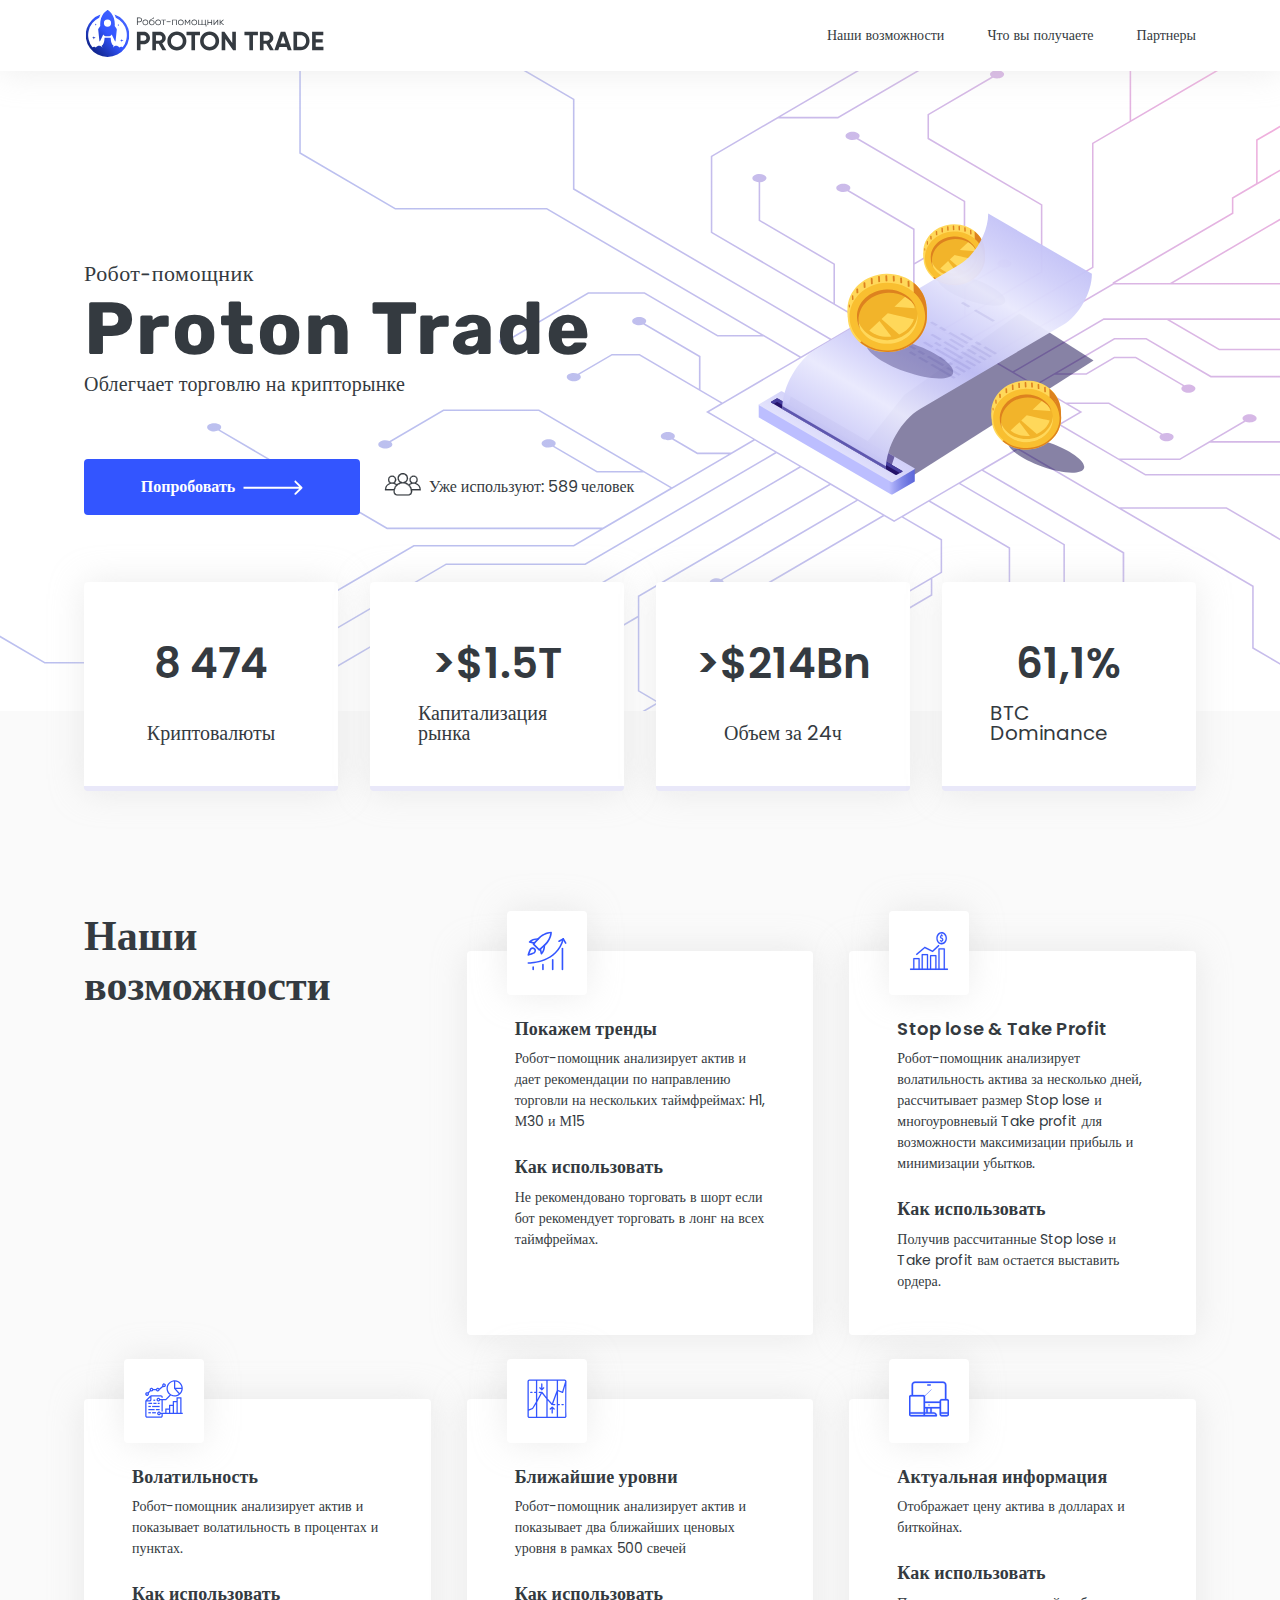
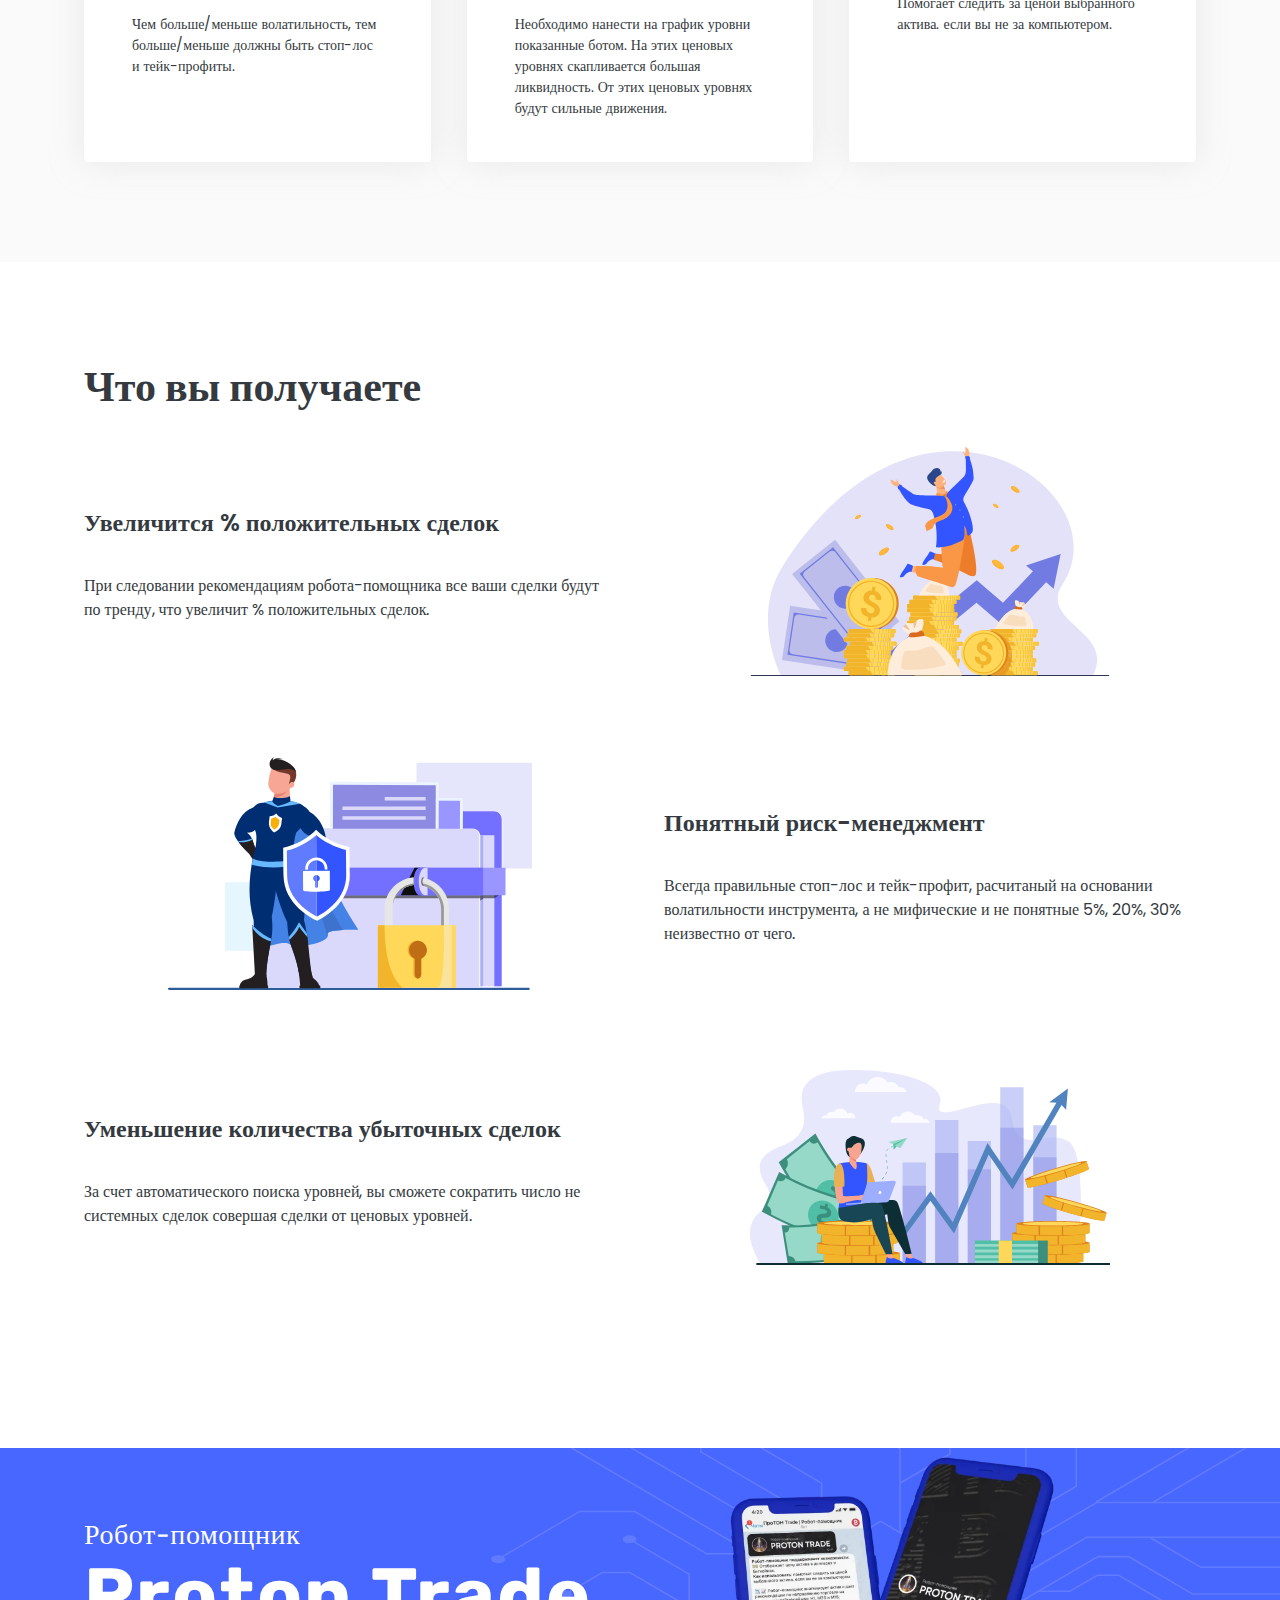
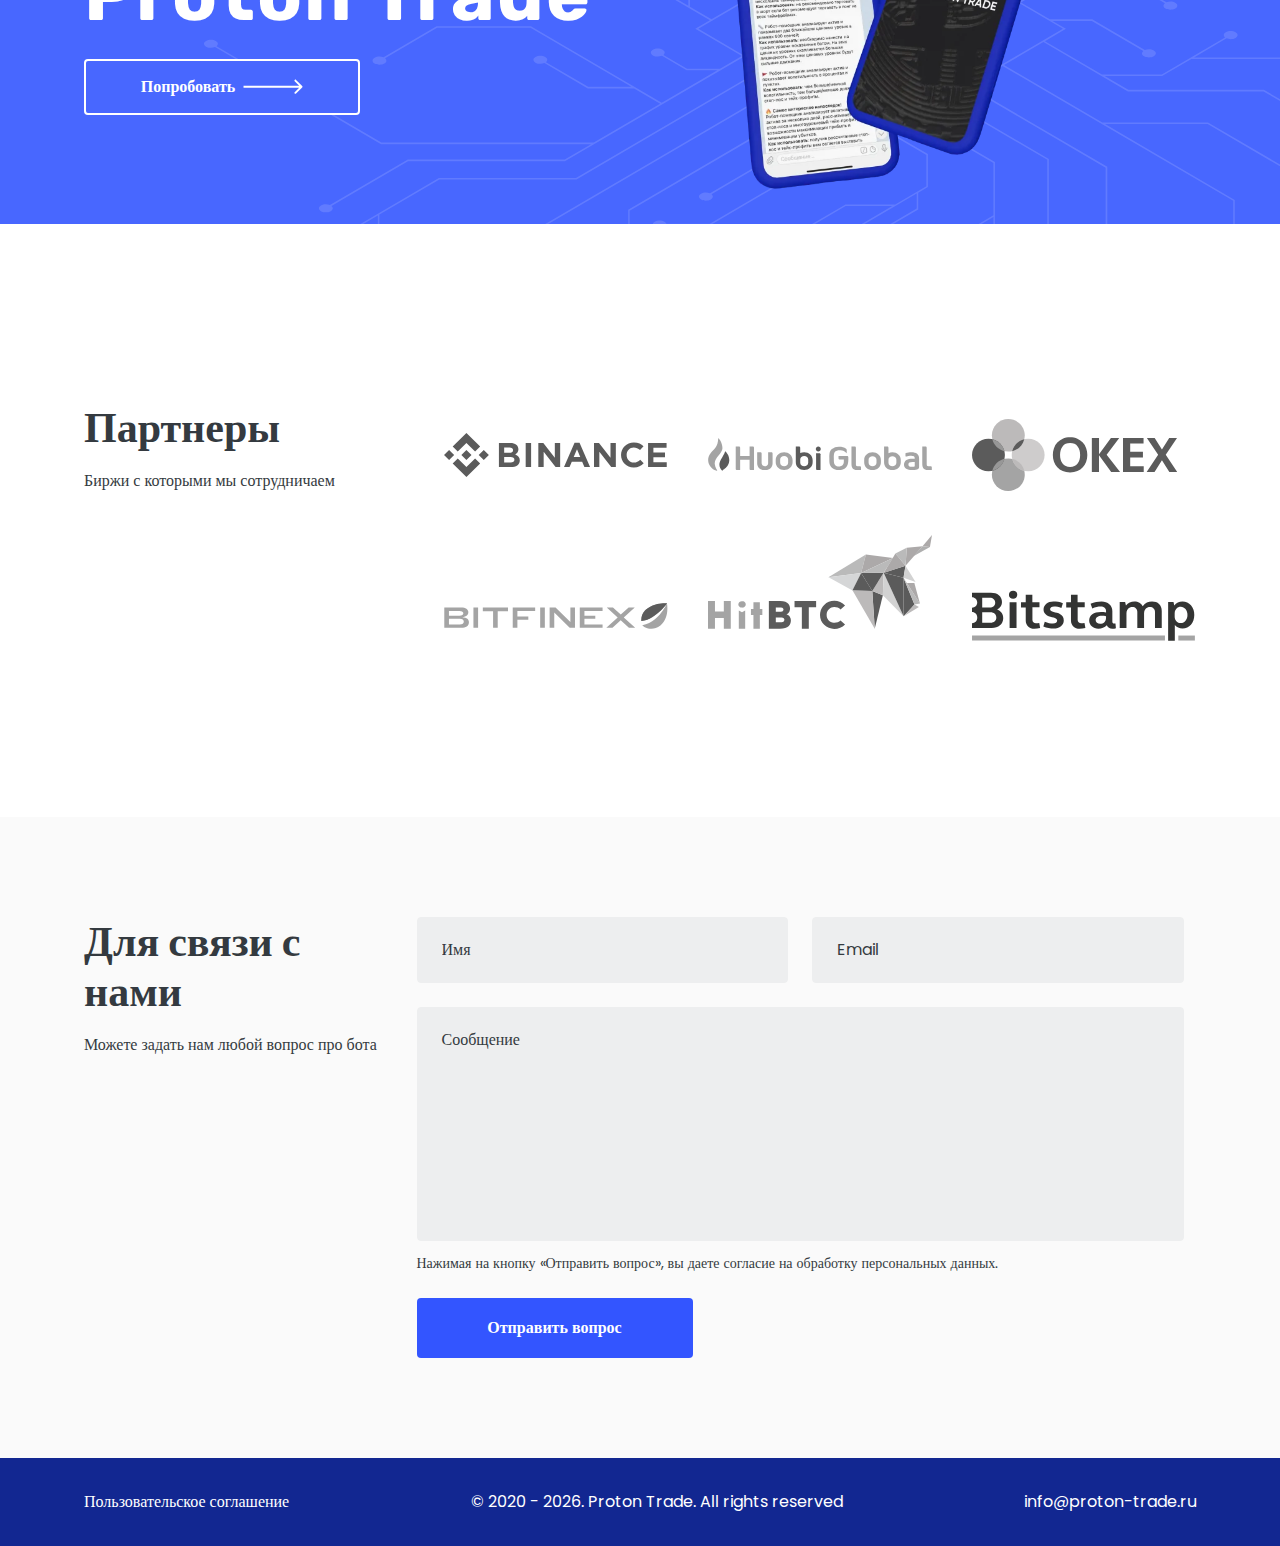
<file: index.html>
<!DOCTYPE html>
<html lang="ru">

<head>
    <meta charset="UTF-8">
    <meta http-equiv="X-UA-Compatible" content="IE=edge">
    <meta name="viewport" content="width=device-width, initial-scale=1.0">
    <meta name="description" content="Робот-помощник Proton Trade облегчает торговлю на крипторынке">
    <title>Робот-помощник Proton Trade</title>
    <link rel="stylesheet" href="css/style.css">
    <link rel="stylesheet" href="fonts/poppins/poppins.css">
    <link rel="stylesheet" href="fonts/rubik/rubik.css">
</head>

<body>
    <header class="header">
        <a href="/" class="header--logo logo">
            <picture class="logo--icon">
                <source media="(max-width: 464px)" srcset="img/logo_icon.svg">
                <source media="(min-width: 465px) and (max-width: 767px)" srcset="img/logo_icon.svg">
                <source media="(min-width: 768px) and (max-width: 991px)" srcset="img/logo_icon.svg">
                <source media="(min-width: 992px) and (max-width: 1199px)" srcset="img/logo_icon.svg">
                <source media="(min-width: 1200px) and (max-width: 1439px)" srcset="img/logo_icon.svg">
                <source media="(min-width: 1440px) and (max-width: 1919px)" srcset="img/logo_icon.svg">
                <img src="img/logo_icon.svg" width="47" height="47" alt="logo icon">
            </picture>
            <picture class="logo--text">
                <source media="(max-width: 464px)" srcset="img/logo.svg">
                <source media="(min-width: 465px) and (max-width: 767px)" srcset="img/logo.svg">
                <source media="(min-width: 768px) and (max-width: 991px)" srcset="img/logo.svg">
                <source media="(min-width: 992px) and (max-width: 1199px)" srcset="img/logo.svg">
                <source media="(min-width: 1200px) and (max-width: 1439px)" srcset="img/logo.svg">
                <source media="(min-width: 1440px) and (max-width: 1919px)" srcset="img/logo.svg">
                <img src="img/logo.svg" width="192" height="34" alt="Proton Trade">
            </picture>
        </a>
        <button class="nav__menu" id="btn_menu" aria-label="Menu">
            <svg width="34" height="26" viewBox="0 0 34 26" fill="none" xmlns="http://www.w3.org/2000/svg">
                <path
                    d="M32.5833 14.6693H1.41667C0.634664 14.6693 0 13.9226 0 13.0026C0 12.0826 0.634664 11.3359 1.41667 11.3359H32.5833C33.3653 11.3359 34 12.0826 34 13.0026C34 13.9226 33.3653 14.6693 32.5833 14.6693Z"
                    fill="black" />
                <path
                    d="M32.5833 3.33333H1.41667C0.634664 3.33333 0 2.58667 0 1.66667C0 0.746664 0.634664 0 1.41667 0H32.5833C33.3653 0 34 0.746664 34 1.66667C34 2.58667 33.3653 3.33333 32.5833 3.33333Z"
                    fill="black" />
                <path
                    d="M32.5833 26.0013H1.41667C0.634664 26.0013 0 25.2546 0 24.3346C0 23.4146 0.634664 22.668 1.41667 22.668H32.5833C33.3653 22.668 34 23.4146 34 24.3346C34 25.2546 33.3653 26.0013 32.5833 26.0013Z"
                    fill="black" />
            </svg>
        </button>
        <nav class="header--nav nav nav--desktop">
            <ul class="nav__list">
                <li class="nav__item">
                    <a href="#possibilities" class="nav__link">Наши возможности</a>
                </li>
                <li class="nav__item">
                    <a href="#get" class="nav__link">Что вы получаете</a>
                </li>
                <li class="nav__item">
                    <a href="#partners" class="nav__link">Партнеры</a>
                </li>
            </ul>
        </nav>
        <nav class="header--nav nav nav--mobile hide">
            <button class="nav__close" id="btn_close">
                <svg width="26" height="26" viewBox="0 0 26 26" fill="none" xmlns="http://www.w3.org/2000/svg">
                    <g clip-path="url(#clip0_239_2463)">
                        <path
                            d="M14.4363 13L25.7025 1.73378C26.0992 1.33718 26.0992 0.69409 25.7025 0.297489C25.3059 -0.0991629 24.6628 -0.0991629 24.2662 0.297489L13 11.5637L1.73379 0.297489C1.33713 -0.0991629 0.694091 -0.0991629 0.297489 0.297489C-0.0991631 0.69409 -0.0991631 1.33718 0.297489 1.73378L11.5637 13L0.297489 24.2662C-0.0991631 24.6628 -0.0991631 25.3059 0.297489 25.7025C0.694091 26.0991 1.33713 26.0991 1.73379 25.7025L13 14.4363L24.2662 25.7025C24.6628 26.0991 25.3059 26.0991 25.7025 25.7025C26.0992 25.3058 26.0992 24.6628 25.7025 24.2662L14.4363 13Z"
                            fill="black" />
                    </g>
                    <defs>
                        <clipPath id="clip0_239_2463">
                            <rect width="26" height="26" fill="white" />
                        </clipPath>
                    </defs>
                </svg>
            </button>
            <ul class="nav__list">
                <li class="nav__item">
                    <a href="#possibilities" class="nav__link">Наши возможности</a>
                </li>
                <li class="nav__item">
                    <a href="#get" class="nav__link">Что вы получаете</a>
                </li>
                <li class="nav__item">
                    <a href="#partners" class="nav__link">Партнеры</a>
                </li>
            </ul>
        </nav>
    </header>
    <main>
        <section class="promo">
            <div class="promo__info">
                <span class="promo__info--pretitle">Робот-помощник</span>
                <h1 class="promo__info--title">Proton Trade</h1>
                <p class="promo__info--desc">Облегчает торговлю на крипторынке</p>
                <div class="promo__info--btn-block">
                    <a href="#form" class="btn btn--primary">Попробовать <svg width="62" height="16" viewBox="0 0 62 16"
                            fill="none" xmlns="http://www.w3.org/2000/svg">
                            <path
                                d="M61.2071 8.70711C61.5976 8.31658 61.5976 7.68342 61.2071 7.29289L54.8431 0.928932C54.4526 0.538408 53.8195 0.538408 53.4289 0.928932C53.0384 1.31946 53.0384 1.95262 53.4289 2.34315L59.0858 8L53.4289 13.6569C53.0384 14.0474 53.0384 14.6805 53.4289 15.0711C53.8195 15.4616 54.4526 15.4616 54.8431 15.0711L61.2071 8.70711ZM0.5 9H60.5V7H0.5V9Z"
                                fill="white" />
                        </svg>
                    </a>
                    <p class="promo__info--count">
                        <picture>
                            <source media="(max-width: 464px)" srcset="img/users.svg">
                            <source media="(min-width: 465px) and (max-width: 767px)" srcset="img/users.svg">
                            <source media="(min-width: 768px) and (max-width: 991px)" srcset="img/users.svg">
                            <source media="(min-width: 992px) and (max-width: 1199px)" srcset="img/users.svg">
                            <source media="(min-width: 1200px) and (max-width: 1439px)" srcset="img/users.svg">
                            <source media="(min-width: 1440px) and (max-width: 1919px)" srcset="img/users.svg">
                            <img src="img/users.svg" width="37" height="24" alt="users icon">
                        </picture>
                        Уже используют: 589 человек
                    </p>
                </div>
            </div>
            <ul class="promo__list">
                <li class="promo__item">
                    <span>8 474</span> Криптовалюты
                </li>
                <li class="promo__item">
                    <span>>$1.5T</span> Капитализация рынка
                </li>
                <li class="promo__item">
                    <span>>$214Bn</span> Объем за 24ч
                </li>
                <li class="promo__item">
                    <span>61,1%</span> BTC Dominance
                </li>
            </ul>
        </section>
        <section class="possibility" id="possibilities">
            <ul class="possibility__list">
                <li class="possibility__item">
                    <h2 class="possibility__title">Наши возможности</h2>
                </li>
                <li class="possibility__item">
                    <picture>
                        <source media="(max-width: 464px)" srcset="img/icon_1.svg">
                        <source media="(min-width: 465px) and (max-width: 767px)" srcset="img/icon_1.svg">
                        <source media="(min-width: 768px) and (max-width: 991px)" srcset="img/icon_1.svg">
                        <source media="(min-width: 992px) and (max-width: 1199px)" srcset="img/icon_1.svg">
                        <source media="(min-width: 1200px) and (max-width: 1439px)" srcset="img/icon_1.svg">
                        <source media="(min-width: 1440px) and (max-width: 1919px)" srcset="img/icon_1.svg">
                        <img src="img/icon_1.svg" width="40" height="40" alt="Покажем тренды">
                    </picture>
                    <h3 class="possibility__subtitle">Покажем тренды</h3>
                    <p class="possibility__desc">Робот-помощник анализирует актив и дает рекомендации по направлению
                        торговли на нескольких таймфреймах: H1, М30 и М15</p>
                    <h4 class="possibility__subtitle">Как использовать</h4>
                    <p class="possibility__desc">Не рекомендовано торговать в шорт если бот рекомендует торговать в лонг
                        на всех таймфреймах.</p>
                </li>
                <li class="possibility__item">
                    <picture>
                        <source media="(max-width: 464px)" srcset="img/icon_2.svg">
                        <source media="(min-width: 465px) and (max-width: 767px)" srcset="img/icon_2.svg">
                        <source media="(min-width: 768px) and (max-width: 991px)" srcset="img/icon_2.svg">
                        <source media="(min-width: 992px) and (max-width: 1199px)" srcset="img/icon_2.svg">
                        <source media="(min-width: 1200px) and (max-width: 1439px)" srcset="img/icon_2.svg">
                        <source media="(min-width: 1440px) and (max-width: 1919px)" srcset="img/icon_2.svg">
                        <img src="img/icon_2.svg" width="40" height="40" alt="Stop lose & Take Profit">
                    </picture>
                    <h3 class="possibility__subtitle">Stop lose & Take Profit</h3>
                    <p class="possibility__desc">Робот-помощник анализирует волатильность актива за несколько дней,
                        рассчитывает размер Stop lose и многоуровневый Take profit для возможности максимизации прибыль
                        и минимизации убытков.</p>
                    <h4 class="possibility__subtitle">Как использовать</h4>
                    <p class="possibility__desc">Получив рассчитанные Stop lose и Take profit вам остается выставить
                        ордера.</p>
                </li>
                <li class="possibility__item">
                    <picture>
                        <source media="(max-width: 464px)" srcset="img/icon_3.svg">
                        <source media="(min-width: 465px) and (max-width: 767px)" srcset="img/icon_3.svg">
                        <source media="(min-width: 768px) and (max-width: 991px)" srcset="img/icon_3.svg">
                        <source media="(min-width: 992px) and (max-width: 1199px)" srcset="img/icon_3.svg">
                        <source media="(min-width: 1200px) and (max-width: 1439px)" srcset="img/icon_3.svg">
                        <source media="(min-width: 1440px) and (max-width: 1919px)" srcset="img/icon_3.svg">
                        <img src="img/icon_3.svg" width="40" height="40" alt="Волатильность">
                    </picture>
                    <h3 class="possibility__subtitle">Волатильность</h3>
                    <p class="possibility__desc">Робот-помощник анализирует актив и показывает волатильность в процентах
                        и пунктах.</p>
                    <h4 class="possibility__subtitle">Как использовать</h4>
                    <p class="possibility__desc">Чем больше/меньше волатильность, тем больше/меньше должны быть стоп-лос
                        и тейк-профиты.</p>
                </li>
                <li class="possibility__item">
                    <picture>
                        <source media="(max-width: 464px)" srcset="img/icon_4.svg">
                        <source media="(min-width: 465px) and (max-width: 767px)" srcset="img/icon_4.svg">
                        <source media="(min-width: 768px) and (max-width: 991px)" srcset="img/icon_4.svg">
                        <source media="(min-width: 992px) and (max-width: 1199px)" srcset="img/icon_4.svg">
                        <source media="(min-width: 1200px) and (max-width: 1439px)" srcset="img/icon_4.svg">
                        <source media="(min-width: 1440px) and (max-width: 1919px)" srcset="img/icon_4.svg">
                        <img src="img/icon_4.svg" width="40" height="40" alt="Ближайшие уровни">
                    </picture>
                    <h3 class="possibility__subtitle">Ближайшие уровни</h3>
                    <p class="possibility__desc">Робот-помощник анализирует актив и показывает два ближайших ценовых
                        уровня в рамках 500 свечей</p>
                    <h4 class="possibility__subtitle">Как использовать</h4>
                    <p class="possibility__desc">Необходимо нанести на график уровни показанные ботом. На этих ценовых
                        уровнях скапливается большая ликвидность. От этих ценовых уровнях будут сильные движения.</p>
                </li>
                <li class="possibility__item">
                    <picture>
                        <source media="(max-width: 464px)" srcset="img/icon_5.svg">
                        <source media="(min-width: 465px) and (max-width: 767px)" srcset="img/icon_5.svg">
                        <source media="(min-width: 768px) and (max-width: 991px)" srcset="img/icon_5.svg">
                        <source media="(min-width: 992px) and (max-width: 1199px)" srcset="img/icon_5.svg">
                        <source media="(min-width: 1200px) and (max-width: 1439px)" srcset="img/icon_5.svg">
                        <source media="(min-width: 1440px) and (max-width: 1919px)" srcset="img/icon_5.svg">
                        <img src="img/icon_5.svg" width="40" height="40" alt="Актуальная информация">
                    </picture>
                    <h3 class="possibility__subtitle">Актуальная информация</h3>
                    <p class="possibility__desc">Отображает цену актива в долларах и биткойнах.</p>
                    <h4 class="possibility__subtitle">Как использовать</h4>
                    <p class="possibility__desc">Помогает следить за ценой выбранного актива. если вы не за компьютером.
                    </p>
                </li>
            </ul>
        </section>
        <section class="get" id="get">
            <h2 class="get__title">Что вы получаете</h2>
            <ul class="get__list">
                <li class="get__item">
                    <div class="get__item--left">
                        <h3 class="get__item--title">Увеличится % положительных сделок</h3>
                        <p class="get__item--desc">При следовании рекомендациям робота-помощника все ваши сделки будут
                            по
                            тренду, что увеличит % положительных сделок.</p>
                    </div>
                    <div class="get__item--right">
                        <picture>
                            <source media="(max-width: 464px)" srcset="img/img_1.svg">
                            <source media="(min-width: 465px) and (max-width: 767px)" srcset="img/img_1.svg">
                            <source media="(min-width: 768px) and (max-width: 991px)" srcset="img/img_1.svg">
                            <source media="(min-width: 992px) and (max-width: 1199px)" srcset="img/img_1.svg">
                            <source media="(min-width: 1200px) and (max-width: 1439px)" srcset="img/img_1.svg">
                            <source media="(min-width: 1440px) and (max-width: 1919px)" srcset="img/img_1.svg">
                            <img src="img/img_1.svg" width="360" height="230" alt="Увеличится % положительных сделок">
                        </picture>
                    </div>
                </li>
                <li class="get__item">
                    <div class="get__item--left">
                        <h3 class="get__item--title">Понятный риск-менеджмент</h3>
                        <p class="get__item--desc">Всегда правильные стоп-лос и тейк-профит, расчитаный на основании
                            волатильности инструмента, а не мифические и не понятные 5%, 20%, 30% неизвестно от чего.
                        </p>
                    </div>
                    <div class="get__item--right">
                        <picture>
                            <source media="(max-width: 464px)" srcset="img/img_2.svg">
                            <source media="(min-width: 465px) and (max-width: 767px)" srcset="img/img_2.svg">
                            <source media="(min-width: 768px) and (max-width: 991px)" srcset="img/img_2.svg">
                            <source media="(min-width: 992px) and (max-width: 1199px)" srcset="img/img_2.svg">
                            <source media="(min-width: 1200px) and (max-width: 1439px)" srcset="img/img_2.svg">
                            <source media="(min-width: 1440px) and (max-width: 1919px)" srcset="img/img_2.svg">
                            <img src="img/img_2.svg" width="364" height="233" alt="Понятный риск-менеджмент">
                        </picture>
                    </div>
                </li>
                <li class="get__item">
                    <div class="get__item--left">
                        <h3 class="get__item--title">Уменьшение количества убыточных сделок</h3>
                        <p class="get__item--desc">За счет автоматического поиска уровней, вы сможете сократить число не
                            системных сделок совершая сделки от ценовых уровней.</p>
                    </div>
                    <div class="get__item--right">
                        <picture>
                            <source media="(max-width: 464px)" srcset="img/img_3.svg">
                            <source media="(min-width: 465px) and (max-width: 767px)" srcset="img/img_3.svg">
                            <source media="(min-width: 768px) and (max-width: 991px)" srcset="img/img_3.svg">
                            <source media="(min-width: 992px) and (max-width: 1199px)" srcset="img/img_3.svg">
                            <source media="(min-width: 1200px) and (max-width: 1439px)" srcset="img/img_3.svg">
                            <source media="(min-width: 1440px) and (max-width: 1919px)" srcset="img/img_3.svg">
                            <img src="img/img_3.svg" width="360" height="195"
                                alt="Уменьшение количества убыточных сделок">
                        </picture>
                    </div>
                </li>
            </ul>
        </section>
        <section class="lead">
            <div class="lead__block">
                <div class="lead__block--left">
                    <span class="lead__block--pretitle">Робот-помощник</span>
                    <h2 class="lead__block--title">Proton Trade</h2>
                    <a href="#form" class="btn btn--secondary">Попробовать <svg width="62" height="16"
                            viewBox="0 0 62 16" fill="none" xmlns="http://www.w3.org/2000/svg">
                            <path
                                d="M61.2071 8.70711C61.5976 8.31658 61.5976 7.68342 61.2071 7.29289L54.8431 0.928932C54.4526 0.538408 53.8195 0.538408 53.4289 0.928932C53.0384 1.31946 53.0384 1.95262 53.4289 2.34315L59.0858 8L53.4289 13.6569C53.0384 14.0474 53.0384 14.6805 53.4289 15.0711C53.8195 15.4616 54.4526 15.4616 54.8431 15.0711L61.2071 8.70711ZM0.5 9H60.5V7H0.5V9Z"
                                fill="white" />
                        </svg>
                    </a>
                    <picture>
                        <source media="(max-width: 464px)" srcset="img/img_4.webp">
                        <source media="(min-width: 465px) and (max-width: 767px)" srcset="img/img_4.webp">
                        <source media="(min-width: 768px) and (max-width: 991px)" srcset="img/img_4.webp">
                        <source media="(min-width: 992px) and (max-width: 1199px)" srcset="img/img_4.webp">
                        <source media="(min-width: 1200px) and (max-width: 1439px)" srcset="img/img_4.webp">
                        <source media="(min-width: 1440px) and (max-width: 1919px)" srcset="img/img_4.webp">
                        <img src="img/img_4.webp" alt="Робот-помощник">
                    </picture>
                </div>
                <div class="lead__block--right">
                    <picture>
                        <source media="(max-width: 464px)" srcset="img/img_4.webp">
                        <source media="(min-width: 465px) and (max-width: 767px)" srcset="img/img_4.webp">
                        <source media="(min-width: 768px) and (max-width: 991px)" srcset="img/img_4.webp">
                        <source media="(min-width: 992px) and (max-width: 1199px)" srcset="img/img_4.webp">
                        <source media="(min-width: 1200px) and (max-width: 1439px)" srcset="img/img_4.webp">
                        <source media="(min-width: 1440px) and (max-width: 1919px)" srcset="img/img_4.webp">
                        <img src="img/img_4.webp" alt="Робот-помощник">
                    </picture>
                </div>
            </div>
        </section>
        <section class="partners" id="partners">
            <div class="partners__left">
                <h2 class="partners__title">Партнеры</h2>
                <p class="partners__desc">Биржи с которыми мы сотрудничаем</p>
            </div>
            <div class="partners__right">
                <ul class="partners__list">
                    <li class="partners__item">
                        <picture>
                            <source media="(max-width: 464px)" srcset="img/binance.svg">
                            <source media="(min-width: 465px) and (max-width: 767px)" srcset="img/binance.svg">
                            <source media="(min-width: 768px) and (max-width: 991px)" srcset="img/binance.svg">
                            <source media="(min-width: 992px) and (max-width: 1199px)" srcset="img/binance.svg">
                            <source media="(min-width: 1200px) and (max-width: 1439px)" srcset="img/binance.svg">
                            <source media="(min-width: 1440px) and (max-width: 1919px)" srcset="img/binance.svg">
                            <img src="img/binance.svg" alt="binance">
                        </picture>
                    </li>
                    <li class="partners__item">
                        <picture>
                            <source media="(max-width: 464px)" srcset="img/huobi-global.svg">
                            <source media="(min-width: 465px) and (max-width: 767px)" srcset="img/huobi-global.svg">
                            <source media="(min-width: 768px) and (max-width: 991px)" srcset="img/huobi-global.svg">
                            <source media="(min-width: 992px) and (max-width: 1199px)" srcset="img/huobi-global.svg">
                            <source media="(min-width: 1200px) and (max-width: 1439px)" srcset="img/huobi-global.svg">
                            <source media="(min-width: 1440px) and (max-width: 1919px)" srcset="img/huobi-global.svg">
                            <img src="img/huobi-global.svg" alt="huobi-global">
                        </picture>
                    </li>
                    <li class="partners__item">
                        <picture>
                            <source media="(max-width: 464px)" srcset="img/okex.svg">
                            <source media="(min-width: 465px) and (max-width: 767px)" srcset="img/okex.svg">
                            <source media="(min-width: 768px) and (max-width: 991px)" srcset="img/okex.svg">
                            <source media="(min-width: 992px) and (max-width: 1199px)" srcset="img/okex.svg">
                            <source media="(min-width: 1200px) and (max-width: 1439px)" srcset="img/okex.svg">
                            <source media="(min-width: 1440px) and (max-width: 1919px)" srcset="img/okex.svg">
                            <img src="img/okex.svg" alt="okex">
                        </picture>
                    </li>
                    <li class="partners__item">
                        <picture>
                            <source media="(max-width: 464px)" srcset="img/bitfinex.svg">
                            <source media="(min-width: 465px) and (max-width: 767px)" srcset="img/bitfinex.svg">
                            <source media="(min-width: 768px) and (max-width: 991px)" srcset="img/bitfinex.svg">
                            <source media="(min-width: 992px) and (max-width: 1199px)" srcset="img/bitfinex.svg">
                            <source media="(min-width: 1200px) and (max-width: 1439px)" srcset="img/bitfinex.svg">
                            <source media="(min-width: 1440px) and (max-width: 1919px)" srcset="img/bitfinex.svg">
                            <img src="img/bitfinex.svg" alt="bitfinex">
                        </picture>
                    </li>
                    <li class="partners__item">
                        <picture>
                            <source media="(max-width: 464px)" srcset="img/hitbtc.svg">
                            <source media="(min-width: 465px) and (max-width: 767px)" srcset="img/hitbtc.svg">
                            <source media="(min-width: 768px) and (max-width: 991px)" srcset="img/hitbtc.svg">
                            <source media="(min-width: 992px) and (max-width: 1199px)" srcset="img/hitbtc.svg">
                            <source media="(min-width: 1200px) and (max-width: 1439px)" srcset="img/hitbtc.svg">
                            <source media="(min-width: 1440px) and (max-width: 1919px)" srcset="img/hitbtc.svg">
                            <img src="img/hitbtc.svg" alt="hitbtc">
                        </picture>
                    </li>
                    <li class="partners__item">
                        <picture>
                            <source media="(max-width: 464px)" srcset="img/bitstamp.svg">
                            <source media="(min-width: 465px) and (max-width: 767px)" srcset="img/bitstamp.svg">
                            <source media="(min-width: 768px) and (max-width: 991px)" srcset="img/bitstamp.svg">
                            <source media="(min-width: 992px) and (max-width: 1199px)" srcset="img/bitstamp.svg">
                            <source media="(min-width: 1200px) and (max-width: 1439px)" srcset="img/bitstamp.svg">
                            <source media="(min-width: 1440px) and (max-width: 1919px)" srcset="img/bitstamp.svg">
                            <img src="img/bitstamp.svg" alt="bitstamp">
                        </picture>
                    </li>
                </ul>
            </div>
        </section>
        <section class="contacts" id="form">
            <div class="contacts__left">
                <h2 class="contacts__title">Для связи с нами</h2>
                <p class="contacts__desc">Можете задать нам любой вопрос про бота</p>
            </div>
            <div class="contacts__right">
                <form action="#" method="post" class="contacts__form">
                    <div class="contacts__form--group">
                        <input type="text" name="name" id="name" placeholder="Имя">
                        <input type="email" name="email" id="email" placeholder="Email">
                    </div>
                    <textarea name="message" id="message" cols="100" rows="8" placeholder="Сообщение"></textarea>
                    <p class="contacts__form--desc">Нажимая на кнопку «Отправить вопрос», вы даете согласие на обработку
                        персональных данных.</p>
                    <button type="submit">Отправить вопрос</button>
                </form>
            </div>
        </section>
    </main>
    <footer class="footer">
        <ul class="footer__list">
            <li class="footer__item">
                <a class="footer__link" href="/">Пользовательское соглашение</a>
            </li>
            <li class="footer__item">
                <a class="footer__link" href="/">© 2020 -
                    <script>document.write(new Date().getFullYear());</script>. Proton Trade. All rights reserved
                </a>
            </li>
            <li class="footer__item">
                <a class="footer__link" href="/">info@proton-trade.ru</a>
            </li>
        </ul>
    </footer>
    <script src="js/script.js" async></script>
</body>

</html>
</file>
<file: css/style.css>
:root {
  --color-one: #3355ff;
  --color-two: #122791;
  --color-three: #4867ff;
  --color-four: #1631b6;
  --white: #ffffff;
  --light-color-one: #fafafa;
  --light-color-two: #edeeef;
  --middle-color-one: #808080;
  --middle-color-two: #b8b8b8;
  --dark-color: #343a40;
}

* {
  box-sizing: border-box;
}

body {
  margin: 0;
  padding: 0;
}

.hide {
  display: none;
}

.show {
  display: flex;
}

*::-webkit-scrollbar {
  width: 5px;
}

*::-webkit-scrollbar-track {
  background: var(--light-color-two) !important;
}

*::-webkit-scrollbar-thumb {
  background-color: var(--light-color-two);
  border-radius: 20px;
  border: 3px solid var(--middle-color-one);
}

html {
  scrollbar-width: thin;
  scrollbar-color: var(--middle-color-one) var(--light-color-two);
}

body {
  scrollbar-width: thin;
}

.btn {
  width: 276px;
  height: 56px;
  font-family: "Poppins";
  font-style: normal;
  font-weight: 600;
  font-size: 16px;
  line-height: 24px;
  color: var(--white);
  border: none;
  text-decoration: none;
}
.btn--primary {
  background: var(--color-one);
  border-radius: 4px;
  display: flex;
  align-items: center;
  justify-content: center;
  border: none;
}
.btn--primary svg {
  width: 60px;
  height: auto;
  margin-left: 8px;
}
.btn--primary:hover {
  background: var(--color-two);
}
.btn--secondary {
  background: var(--color-three);
  border: 2px solid var(--white);
  border-radius: 4px;
  display: flex;
  align-items: center;
  justify-content: center;
}
.btn--secondary svg {
  width: 60px;
  height: auto;
  margin-left: 8px;
}
.btn--secondary:hover {
  background: var(--color-four);
  border: 3px solid var(--white);
}

.header {
  width: 100%;
  display: flex;
  align-items: center;
  justify-content: space-between;
  box-sizing: border-box;
  position: relative;
  background-color: var(--white);
  box-shadow: 0px 0px 34px 0px rgba(208, 208, 208, 0.4);
  -webkit-box-shadow: 0px 0px 34px 0px rgba(208, 208, 208, 0.4);
  -moz-box-shadow: 0px 0px 34px 0px rgba(208, 208, 208, 0.4);
  z-index: 55;
}
@media (max-width: 991px) {
  .header {
    padding: 9px 12px;
  }
}
@media (min-width: 992px) and (max-width: 1439px) {
  .header {
    padding: 9px 84px;
  }
}
@media (min-width: 1440px) {
  .header {
    padding: 9px 132px;
  }
}
.header--logo {
  width: 247px;
  height: auto;
}
.header--nav {
  width: 409px;
}

.logo {
  display: flex;
  align-items: center;
  box-sizing: border-box;
  text-decoration: none;
}
.logo--icon {
  margin: 0;
  width: 42px;
  height: auto;
}
.logo--text {
  margin-left: 8px;
}

@media (max-width: 991px) {
  .nav--desktop {
    display: none;
  }
}
@media (min-width: 992px) {
  .nav--desktop {
    display: flex;
  }
}
@media (max-width: 991px) {
  .nav--mobile {
    position: fixed;
    top: 0;
    left: 0;
    right: 0;
    bottom: 0;
    width: 100vw;
    height: 100vh;
    background-color: var(--white);
    margin: 0;
  }
}
@media (min-width: 992px) {
  .nav--mobile {
    display: none;
  }
}
.nav__menu {
  width: 34px;
  height: auto;
  padding: 0;
  margin: 0;
  border: none;
  background-color: transparent;
}
.nav__menu svg {
  width: 100%;
}
@media (min-width: 992px) {
  .nav__menu {
    display: none;
  }
}
.nav__close {
  position: absolute;
  top: 13px;
  right: 13px;
  width: 26px;
  height: 26px;
  padding: 0;
  border: none;
  background: transparent;
  z-index: 55;
}
.nav__close:hover,
.nav__close :active {
  fill: var(--middle-color-one);
}
.nav__list {
  list-style: none;
}
@media (max-width: 991px) {
  .nav__list {
    display: flex;
    flex-direction: column;
    align-items: center;
    justify-content: center;
    width: 100%;
    height: 100%;
    padding: 0;
    margin: 0;
  }
}
@media (min-width: 992px) {
  .nav__list {
    width: 409px;
    display: flex;
    align-items: center;
    justify-content: space-between;
  }
}
@media (max-width: 991px) {
  .nav__item {
    margin-bottom: 40px;
  }
}
.nav__link {
  text-decoration: none;
  color: var(--dark-color);
}
.nav__link:hover,
.nav__link :active {
  color: var(--color-one);
}
@media (max-width: 991px) {
  .nav__link {
    font-family: "Poppins";
    font-style: normal;
    font-weight: 500;
    font-size: 32px;
    line-height: 48px;
  }
}
@media (min-width: 992px) {
  .nav__link {
    font-family: "Poppins";
    font-style: normal;
    font-weight: 400;
    font-size: 14px;
    line-height: 21px;
  }
}

.promo {
  position: relative;
  background: var(--white) url("../img/bg.svg") no-repeat center/cover;
}
@media (max-width: 767px) {
  .promo {
    background-position: 40% 0;
  }
}
@media (min-width: 768px) and (max-width: 991px) {
  .promo {
    background-position: 75% 0;
  }
}
@media (max-width: 767px) {
  .promo__info {
    padding: 73px 12px;
  }
}
@media (min-width: 768px) and (max-width: 1199px) {
  .promo__info {
    padding: 192px 12px;
  }
}
@media (min-width: 1200px) and (max-width: 1439px) {
  .promo__info {
    padding: 192px 84px;
  }
}
@media (min-width: 1440px) {
  .promo__info {
    padding: 246px 132px;
  }
}
.promo__info--pretitle {
  font-family: "Rubik";
  font-style: normal;
  font-weight: 300;
  font-size: 22px;
  line-height: 1;
  letter-spacing: 0.02em;
  color: var(--dark-color);
  margin-bottom: 10px;
}
@media (max-width: 767px) {
  .promo__info--pretitle {
    font-size: 18px;
  }
}
.promo__info--title {
  font-family: "Rubik";
  font-style: normal;
  font-weight: 700;
  font-size: 74px;
  line-height: 1.2;
  letter-spacing: 0.03em;
  color: var(--dark-color);
  margin: 0;
}
@media (max-width: 767px) {
  .promo__info--title {
    font-size: 58px;
  }
}
.promo__info--desc {
  font-family: "Rubik";
  font-style: normal;
  font-weight: 400;
  font-size: 20px;
  line-height: 1;
  letter-spacing: 0.01em;
  margin: 0;
  color: var(--dark-color);
}
@media (max-width: 767px) {
  .promo__info--desc {
    font-size: 16px;
  }
}
.promo__info--btn-block {
  display: flex;
  align-items: center;
  margin-top: 62px;
}
@media (max-width: 1199px) {
  .promo__info--btn-block {
    flex-direction: column;
  }
  .promo__info--btn-block .btn {
    width: 100%;
  }
}
.promo__info--count {
  display: flex;
  align-items: center;
  margin-left: 24px;
  font-family: "Poppins";
  font-style: normal;
  font-weight: 400;
  font-size: 16px;
  line-height: 24px;
  color: var(--dark-color);
}
.promo__info--count picture {
  margin-right: 8px;
}
.promo__list {
  list-style: none;
  display: flex;
  flex-wrap: wrap;
  justify-content: space-between;
  flex: 0 0 auto;
  gap: 24px;
}
@media (max-width: 767px) {
  .promo__list {
    flex-direction: column;
    padding: 60px 12px;
    background-color: var(--light-color-one);
    margin: 0;
  }
}
@media (min-width: 768px) and (max-width: 1199px) {
  .promo__list {
    flex-wrap: wrap;
    padding: 0 12px;
    position: absolute;
    bottom: -50%;
  }
}
@media (min-width: 1200px) and (max-width: 1439px) {
  .promo__list {
    width: 100%;
    padding: 0 84px;
    position: absolute;
    bottom: -15%;
  }
}
@media (min-width: 1440px) {
  .promo__list {
    width: 100%;
    position: absolute;
    bottom: -15%;
    padding: 0 132px;
  }
}
.promo__item {
  display: flex;
  flex-direction: column;
  align-items: center;
  justify-content: space-between;
  font-family: "Poppins";
  font-style: normal;
  font-weight: 400;
  font-size: 20px;
  line-height: 1;
  color: var(--dark-color);
  border-bottom: 5px solid rgba(211, 210, 243, 0.5);
  padding: 43px 48px;
  background-color: var(--white);
  box-shadow: 0px 0px 34px rgba(208, 208, 208, 0.4);
  border-radius: 4px;
  box-sizing: border-box;
}
@media (max-width: 767px) {
  .promo__item {
    width: 100%;
  }
}
@media (min-width: 768px) and (max-width: 1199px) {
  .promo__item {
    width: calc(50% - 24px);
  }
}
@media (min-width: 1200px) and (max-width: 1439px) {
  .promo__item {
    width: calc(25% - 24px);
  }
}
@media (min-width: 1440px) {
  .promo__item {
    width: calc(25% - 24px);
  }
}
.promo__item span {
  font-family: "Poppins";
  font-style: normal;
  font-weight: 700;
  line-height: 78px;
  color: var(--dark-color);
  margin: 0;
}
@media (max-width: 1439px) {
  .promo__item span {
    font-size: 42px;
  }
}
@media (min-width: 1440px) {
  .promo__item span {
    font-size: 52px;
  }
}

.possibility {
  background-color: var(--light-color-one);
}
@media (max-width: 767px) {
  .possibility {
    padding: 60px 12px;
  }
}
@media (min-width: 768px) and (max-width: 1199px) {
  .possibility {
    padding: 100px 12px;
  }
}
@media (min-width: 1200px) and (max-width: 1439px) {
  .possibility {
    padding: 100px 84px;
  }
}
@media (min-width: 1440px) {
  .possibility {
    padding: 100px 132px;
  }
}
@media (max-width: 767px) {
  .possibility {
    padding-top: 0;
  }
}
@media (min-width: 768px) and (max-width: 1199px) {
  .possibility {
    padding-top: 400px;
  }
}
@media (min-width: 1200px) and (max-width: 1439px) {
  .possibility {
    padding-top: 200px;
  }
}
@media (min-width: 1440px) {
  .possibility {
    padding-top: 200px;
  }
}
.possibility__list {
  list-style: none;
  padding: 0;
  margin: 0;
  display: flex;
  flex-wrap: wrap;
  justify-content: space-between;
  flex: 0 0 auto;
  gap: 24px;
}
.possibility__item {
  padding: 43px 48px;
  background-color: var(--white);
  box-shadow: 0px 0px 34px rgba(208, 208, 208, 0.4);
  border-radius: 4px;
  box-sizing: border-box;
  position: relative;
  margin-top: 40px;
}
.possibility__item picture {
  padding: 43px 48px;
  background-color: var(--white);
  box-shadow: 0px 0px 34px rgba(208, 208, 208, 0.4);
  border-radius: 4px;
  box-sizing: border-box;
  padding: 20px;
  background-color: var(--white);
  position: absolute;
  top: -40px;
  left: 40px;
}
@media (max-width: 767px) {
  .possibility__item picture {
    left: 21px;
  }
}
.possibility__item:first-child {
  padding: 0;
  margin: 0;
  background-color: transparent;
  box-shadow: none;
}
@media (min-width: 768px) and (max-width: 1199px) {
  .possibility__item:first-child {
    width: 100%;
  }
}
@media (max-width: 767px) {
  .possibility__item {
    width: 100%;
    padding: 21px;
  }
}
@media (min-width: 768px) and (max-width: 1199px) {
  .possibility__item {
    width: calc(50% - 24px);
  }
}
@media (min-width: 1200px) and (max-width: 1439px) {
  .possibility__item {
    width: calc(33.3333333333% - 24px);
  }
}
@media (min-width: 1440px) {
  .possibility__item {
    width: calc(33.3333333333% - 24px);
  }
}
.possibility__title {
  font-family: "Rubik";
  font-style: normal;
  font-weight: 700;
  font-size: 42px;
  line-height: 50px;
  margin-top: 0;
  color: var(--dark-color);
}
@media (max-width: 1199px) {
  .possibility__title {
    font-size: 40px;
    line-height: 47px;
    margin: 0;
  }
}
.possibility__subtitle {
  font-family: "Poppins";
  font-style: normal;
  font-weight: 700;
  font-size: 18px;
  line-height: 164.6%;
  letter-spacing: 0.01em;
  color: var(--dark-color);
  margin: 0;
  margin-top: 20px;
  margin-bottom: 5px;
}
@media (max-width: 767px) {
  .possibility__subtitle:nth-of-type(1) {
    margin-top: 40px;
  }
}
.possibility__desc {
  font-family: "Poppins";
  font-style: normal;
  font-weight: 400;
  font-size: 14px;
  line-height: 21px;
  color: var(--dark-color);
  margin: 0;
}

.get {
  background-color: var(--white);
}
@media (max-width: 767px) {
  .get {
    padding: 60px 12px;
  }
}
@media (min-width: 768px) and (max-width: 1199px) {
  .get {
    padding: 100px 12px;
  }
}
@media (min-width: 1200px) and (max-width: 1439px) {
  .get {
    padding: 100px 84px;
  }
}
@media (min-width: 1440px) {
  .get {
    padding: 100px 132px;
  }
}
.get__title {
  font-family: "Rubik";
  font-style: normal;
  font-weight: 700;
  font-size: 42px;
  line-height: 50px;
  margin-top: 0;
  color: var(--dark-color);
}
@media (max-width: 1199px) {
  .get__title {
    font-size: 40px;
    line-height: 47px;
    margin: 0;
  }
}
.get__list {
  list-style: none;
  display: flex;
  flex-direction: column;
  padding: 0;
  margin: 0;
}
.get__item {
  display: flex;
  align-items: center;
  justify-content: space-between;
  flex-wrap: wrap;
  flex: 0 0 auto;
  gap: 24px;
  margin-bottom: 76px;
}
.get__item:nth-of-type(2n) {
  flex-direction: row-reverse;
}
@media (min-width: 768px) and (max-width: 1199px) {
  .get__item:nth-of-type(2n) {
    flex-direction: column-reverse;
    align-items: flex-start;
  }
}
.get__item:last-child {
  margin-bottom: 0;
}
@media (max-width: 767px) {
  .get__item {
    margin-bottom: 32px;
  }
  .get__item:last-child {
    margin-bottom: 0;
  }
}
@media (min-width: 768px) and (max-width: 1199px) {
  .get__item {
    flex-direction: column-reverse;
    align-items: flex-start;
  }
  .get__item:last-child {
    margin-bottom: 0;
  }
}
@media (max-width: 1199px) {
  .get__item--left {
    width: 100%;
  }
}
@media (min-width: 1200px) and (max-width: 1439px) {
  .get__item--left {
    width: calc(50% - 24px);
  }
}
@media (min-width: 1440px) {
  .get__item--left {
    width: calc(50% - 24px);
  }
}
.get__item--right {
  display: flex;
  justify-content: center;
}
@media (max-width: 1199px) {
  .get__item--right {
    width: 100%;
  }
  .get__item--right picture {
    width: 100%;
  }
  .get__item--right picture img {
    width: 100%;
  }
}
@media (min-width: 1200px) and (max-width: 1439px) {
  .get__item--right {
    width: calc(50% - 24px);
  }
}
@media (min-width: 1440px) {
  .get__item--right {
    width: calc(50% - 24px);
  }
}
.get__item--title {
  font-family: "Poppins";
  font-style: normal;
  font-weight: 600;
  font-size: 24px;
  line-height: 153%;
  color: var(--dark-color);
  margin: 0;
  margin-bottom: 12px;
  margin-bottom: 32px;
}
.get__item--desc {
  font-family: "Poppins";
  font-style: normal;
  font-weight: 400;
  font-size: 16px;
  line-height: 24px;
  color: var(--dark-color);
  margin: 0;
  padding: 0;
}

.lead {
  display: flex;
  align-items: center;
  background-color: var(--white);
}
@media (max-width: 767px) {
  .lead {
    height: 387px;
  }
}
@media (min-width: 768px) and (max-width: 1199px) {
  .lead {
    height: 424px;
  }
}
@media (min-width: 1200px) and (max-width: 1439px) {
  .lead {
    height: 534px;
  }
}
@media (min-width: 1440px) {
  .lead {
    height: 633px;
  }
}
.lead__block {
  display: flex;
  align-items: center;
  width: 100%;
  height: 376px;
  background: var(--color-three) url("../img/banner_bg.svg") no-repeat center/cover;
  position: relative;
}
@media (max-width: 767px) {
  .lead__block {
    padding: 60px 12px;
  }
}
@media (min-width: 768px) and (max-width: 1199px) {
  .lead__block {
    padding: 100px 12px;
  }
}
@media (min-width: 1200px) and (max-width: 1439px) {
  .lead__block {
    padding: 100px 84px;
  }
}
@media (min-width: 1440px) {
  .lead__block {
    padding: 100px 132px;
  }
}
@media (max-width: 767px) {
  .lead__block {
    padding-top: 74px;
  }
}
@media (min-width: 768px) and (max-width: 1199px) {
  .lead__block {
    padding-top: 44px;
  }
}
@media (min-width: 1200px) and (max-width: 1439px) {
  .lead__block {
    padding-top: 61px;
  }
}
@media (min-width: 1440px) {
  .lead__block {
    padding-top: 88px;
  }
}
.lead__block--pretitle {
  font-family: "Rubik";
  font-style: normal;
  font-weight: 400;
  font-size: 28px;
  line-height: 33px;
  letter-spacing: 0.02em;
  color: var(--white);
  margin: 0;
  margin-bottom: 5px;
}
.lead__block--title {
  font-family: "Rubik";
  font-style: normal;
  font-weight: 700;
  font-size: 74px;
  line-height: 88px;
  letter-spacing: 0.03em;
  color: var(--white);
  margin: 0;
  margin-bottom: 20px;
}
.lead__block--left {
  width: calc(50% - 24px);
}
.lead__block--left picture {
  width: 100%;
}
@media (max-width: 767px) {
  .lead__block--left picture {
    position: absolute;
    top: -50px;
    right: 0;
    width: 162px;
  }
}
@media (min-width: 768px) {
  .lead__block--left picture {
    display: none;
  }
}
.lead__block--left picture img {
  width: 100%;
}
.lead__block--right {
  width: calc(50% - 24px);
  display: flex;
  justify-content: center;
}
.lead__block--right picture {
  width: 100%;
}
.lead__block--right picture img {
  width: 100%;
}
@media (max-width: 767px) {
  .lead__block--right {
    display: none;
  }
}

.partners {
  background-color: var(--white);
  display: flex;
  justify-content: space-between;
}
@media (max-width: 767px) {
  .partners {
    padding: 60px 12px;
  }
}
@media (min-width: 768px) and (max-width: 1199px) {
  .partners {
    padding: 100px 12px;
  }
}
@media (min-width: 1200px) and (max-width: 1439px) {
  .partners {
    padding: 100px 84px;
  }
}
@media (min-width: 1440px) {
  .partners {
    padding: 100px 132px;
  }
}
@media (max-width: 767px) {
  .partners {
    flex-direction: column;
    width: 100%;
  }
}
@media (max-width: 767px) {
  .partners__left {
    width: 100%;
  }
}
@media (min-width: 768px) and (max-width: 991px) {
  .partners__left {
    width: 100%;
  }
}
@media (min-width: 992px) {
  .partners__left {
    width: 100%;
    max-width: 320px;
  }
}
@media (min-width: 1440px) {
  .partners__left {
    width: 100%;
    max-width: 350px;
  }
}
.partners__title {
  font-family: "Rubik";
  font-style: normal;
  font-weight: 700;
  font-size: 42px;
  line-height: 50px;
  margin-top: 0;
  color: var(--dark-color);
  margin-bottom: 16px;
}
@media (max-width: 1199px) {
  .partners__title {
    font-size: 40px;
    line-height: 47px;
    margin: 0;
  }
}
.partners__desc {
  font-family: "Poppins";
  font-style: normal;
  font-weight: 400;
  font-size: 16px;
  line-height: 24px;
  color: var(--dark-color);
  margin: 0;
  padding: 0;
}
@media (max-width: 767px) {
  .partners__desc {
    margin-bottom: 30px;
  }
}
.partners__list {
  list-style: none;
  display: flex;
  align-items: center;
  flex-wrap: wrap;
  gap: 40px;
}
@media (max-width: 767px) {
  .partners__list {
    padding: 0;
    margin: 0;
    gap: 55px;
  }
}
.partners__item {
  flex: 1 1 auto;
  text-align: center;
}
@media (max-width: 464px) {
  .partners__item {
    width: 100%;
    text-align: left;
  }
  .partners__item img {
    width: 75% !important;
  }
}
@media (min-width: 465px) and (max-width: 991px) {
  .partners__item {
    width: calc(50% - 40px);
    text-align: left;
  }
}
@media (min-width: 992px) {
  .partners__item {
    width: calc(33.3333333333% - 40px);
  }
}
.partners__item img {
  width: 100%;
  box-sizing: border-box;
}
.partners__item:nth-of-type(5) {
  margin-bottom: 9%;
}

.contacts {
  background-color: var(--light-color-one);
  display: flex;
  justify-content: space-between;
}
@media (max-width: 767px) {
  .contacts {
    padding: 60px 12px;
  }
}
@media (min-width: 768px) and (max-width: 1199px) {
  .contacts {
    padding: 100px 12px;
  }
}
@media (min-width: 1200px) and (max-width: 1439px) {
  .contacts {
    padding: 100px 84px;
  }
}
@media (min-width: 1440px) {
  .contacts {
    padding: 100px 132px;
  }
}
@media (max-width: 991px) {
  .contacts {
    flex-direction: column;
    width: 100%;
  }
}
@media (max-width: 767px) {
  .contacts__left {
    width: 100%;
  }
}
@media (min-width: 768px) and (max-width: 991px) {
  .contacts__left {
    width: 100%;
  }
}
@media (min-width: 992px) {
  .contacts__left {
    width: 100%;
    max-width: 320px;
  }
}
@media (min-width: 1440px) {
  .contacts__left {
    width: 100%;
    max-width: 350px;
  }
}
.contacts__right {
  width: 100%;
  display: flex;
  justify-content: center;
}
@media (max-width: 991px) {
  .contacts__right {
    justify-content: start;
  }
}
.contacts__title {
  font-family: "Rubik";
  font-style: normal;
  font-weight: 700;
  font-size: 42px;
  line-height: 50px;
  margin-top: 0;
  color: var(--dark-color);
  margin-bottom: 16px;
}
@media (max-width: 1199px) {
  .contacts__title {
    font-size: 40px;
    line-height: 47px;
    margin: 0;
  }
}
.contacts__desc {
  font-family: "Poppins";
  font-style: normal;
  font-weight: 400;
  font-size: 16px;
  line-height: 24px;
  color: var(--dark-color);
  margin: 0;
  padding: 0;
}
@media (max-width: 767px) {
  .contacts__desc {
    margin-bottom: 30px;
  }
}
.contacts__form {
  width: 100%;
  max-width: 767px;
  display: flex;
  flex-direction: column;
}
@media (max-width: 991px) {
  .contacts__form {
    max-width: 100%;
    margin-top: 24px;
  }
}
.contacts__form--group {
  display: flex;
  justify-content: space-between;
  gap: 24px;
  box-sizing: border-box;
}
@media (max-width: 767px) {
  .contacts__form--group {
    flex-direction: column;
  }
}
.contacts__form--group input {
  width: 50%;
  background: var(--light-color-two);
  border: 1px solid var(--light-color-two);
  border-radius: 4px;
  padding: 20px 24px;
  font-family: "Poppins";
  font-weight: 400;
  font-size: 16px;
  line-height: 24px;
  color: var(--dark-color);
  width: 100%;
}
.contacts__form--group input::-moz-placeholder {
  color: var(--dark-color);
}
.contacts__form--group input:-ms-input-placeholder {
  color: var(--dark-color);
}
.contacts__form--group input::placeholder {
  color: var(--dark-color);
}
.contacts__form textarea {
  background: var(--light-color-two);
  border: 1px solid var(--light-color-two);
  border-radius: 4px;
  padding: 20px 24px;
  font-family: "Poppins";
  font-weight: 400;
  font-size: 16px;
  line-height: 24px;
  color: var(--dark-color);
  width: 100%;
  margin-top: 24px;
  margin-bottom: 12px;
  resize: none;
}
.contacts__form textarea::-moz-placeholder {
  color: var(--dark-color);
}
.contacts__form textarea:-ms-input-placeholder {
  color: var(--dark-color);
}
.contacts__form textarea::placeholder {
  color: var(--dark-color);
}
.contacts__form--desc {
  font-family: "Poppins";
  font-style: normal;
  font-weight: 400;
  font-size: 14px;
  line-height: 21px;
  color: var(--dark-color);
  margin: 0;
  margin-bottom: 24px;
}
.contacts__form button {
  background: var(--color-one);
  border-radius: 4px;
  display: flex;
  align-items: center;
  justify-content: center;
  border: none;
  font-family: "Poppins";
  font-style: normal;
  font-weight: 600;
  font-size: 16px;
  line-height: 24px;
  color: var(--white);
  padding: 18px 60px;
  max-width: 276px;
}
.contacts__form button svg {
  width: 60px;
  height: auto;
  margin-left: 8px;
}
.contacts__form button:hover {
  background: var(--color-two);
}
@media (max-width: 991px) {
  .contacts__form button {
    max-width: 100%;
  }
}

.footer {
  background: var(--color-two);
}
@media (max-width: 991px) {
  .footer {
    padding: 32px 12px;
  }
}
@media (min-width: 992px) and (max-width: 1439px) {
  .footer {
    padding: 32px 84px;
  }
}
@media (min-width: 1440px) {
  .footer {
    padding: 32px 132px;
  }
}
.footer__list {
  list-style: none;
  margin: 0;
  padding: 0;
}
@media (max-width: 767px) {
  .footer__list {
    display: flex;
    flex-direction: column;
    padding: 0;
    margin: 0;
  }
}
@media (min-width: 768px) and (max-width: 991px) {
  .footer__list {
    display: grid;
    grid-template-columns: 50% 50%;
    padding: 0;
    margin: 0;
  }
}
@media (min-width: 992px) {
  .footer__list {
    display: flex;
    justify-content: space-between;
  }
}
.footer__item {
  margin: 0;
}
@media (max-width: 991px) {
  .footer__item {
    margin-bottom: 20px;
  }
  .footer__item:last-child {
    margin-bottom: 0;
  }
}
.footer__link {
  text-decoration: none;
  color: var(--dark-color);
}
.footer__link:hover,
.footer__link :active {
  color: var(--color-one);
}
.footer__link:hover,
.footer__link :active {
  color: var(--white);
}
@media (max-width: 991px) {
  .footer__link {
    font-family: "Poppins";
    font-style: normal;
    font-weight: 400;
    font-size: 16px;
    line-height: 24px;
    color: var(--white);
  }
}
@media (min-width: 992px) {
  .footer__link {
    font-family: "Poppins";
    font-style: normal;
    font-weight: 400;
    font-size: 16px;
    line-height: 24px;
    color: var(--white);
  }
}

a.active.focus,
a.active:focus,
a.focus,
a:active.focus,
a:active:focus,
a:focus,
button.active.focus,
button.active:focus,
button.focus,
button:active.focus,
button:active:focus,
button:focus,
.btn.active.focus,
.btn.active:focus,
.btn.focus,
.btn:active.focus,
.btn:active:focus,
.btn:focus,
input.active.focus,
input.active:focus,
input.focus,
input:active.focus,
input:active:focus,
input:focus,
select.active.focus,
select.active:focus,
select.focus,
select:active.focus,
select:active:focus,
select:focus,
textarea.active.focus,
textarea.active:focus,
textarea.focus,
textarea:active.focus,
textarea:active:focus,
textarea:focus {
  outline: 0 !important;
  outline-color: transparent !important;
  outline-width: 0 !important;
  outline-style: none !important;
  box-shadow: 0 0 0 0 rgba(0, 123, 255, 0) !important;
  text-decoration: none;
}
</file>
<file: fonts/poppins/poppins.css>
/* poppins-regular - latin */
@font-face {
    font-family: "Poppins";
    font-style: normal;
    font-weight: 400;
    src: url("poppins-v20-latin-regular.eot"); /* IE9 Compat Modes */
    src: local(""), url("poppins-v20-latin-regular.eot?#iefix") format("embedded-opentype"),
        /* IE6-IE8 */ url("poppins-v20-latin-regular.woff2") format("woff2"),
        /* Super Modern Browsers */ url("poppins-v20-latin-regular.woff") format("woff"),
        /* Modern Browsers */ url("poppins-v20-latin-regular.ttf") format("truetype"),
        /* Safari, Android, iOS */ url("poppins-v20-latin-regular.svg#Poppins") format("svg"); /* Legacy iOS */
    font-display: swap;
}

/* poppins-600 - latin */
@font-face {
    font-family: "Poppins";
    font-style: normal;
    font-weight: 600;
    src: url("poppins-v20-latin-600.eot"); /* IE9 Compat Modes */
    src: local(""), url("poppins-v20-latin-600.eot?#iefix") format("embedded-opentype"),
        /* IE6-IE8 */ url("poppins-v20-latin-600.woff2") format("woff2"),
        /* Super Modern Browsers */ url("poppins-v20-latin-600.woff") format("woff"),
        /* Modern Browsers */ url("poppins-v20-latin-600.ttf") format("truetype"),
        /* Safari, Android, iOS */ url("poppins-v20-latin-600.svg#Poppins") format("svg"); /* Legacy iOS */
    font-display: swap;
}
</file>
<file: fonts/rubik/rubik.css>
/* rubik-regular - latin */
@font-face {
    font-family: "Rubik";
    font-style: normal;
    font-weight: 400;
    src: url("rubik-v21-latin-regular.eot"); /* IE9 Compat Modes */
    src: local(""), url("rubik-v21-latin-regular.eot?#iefix") format("embedded-opentype"),
        /* IE6-IE8 */ url("rubik-v21-latin-regular.woff2") format("woff2"),
        /* Super Modern Browsers */ url("rubik-v21-latin-regular.woff") format("woff"),
        /* Modern Browsers */ url("rubik-v21-latin-regular.ttf") format("truetype"),
        /* Safari, Android, iOS */ url("rubik-v21-latin-regular.svg#Rubik") format("svg"); /* Legacy iOS */
    font-display: swap;
}

/* rubik-700 - latin */
@font-face {
    font-family: "Rubik";
    font-style: normal;
    font-weight: 700;
    src: url("rubik-v21-latin-700.eot"); /* IE9 Compat Modes */
    src: local(""), url("rubik-v21-latin-700.eot?#iefix") format("embedded-opentype"),
        /* IE6-IE8 */ url("rubik-v21-latin-700.woff2") format("woff2"),
        /* Super Modern Browsers */ url("rubik-v21-latin-700.woff") format("woff"),
        /* Modern Browsers */ url("rubik-v21-latin-700.ttf") format("truetype"),
        /* Safari, Android, iOS */ url("rubik-v21-latin-700.svg#Rubik") format("svg"); /* Legacy iOS */
    font-display: swap;
}
</file>
